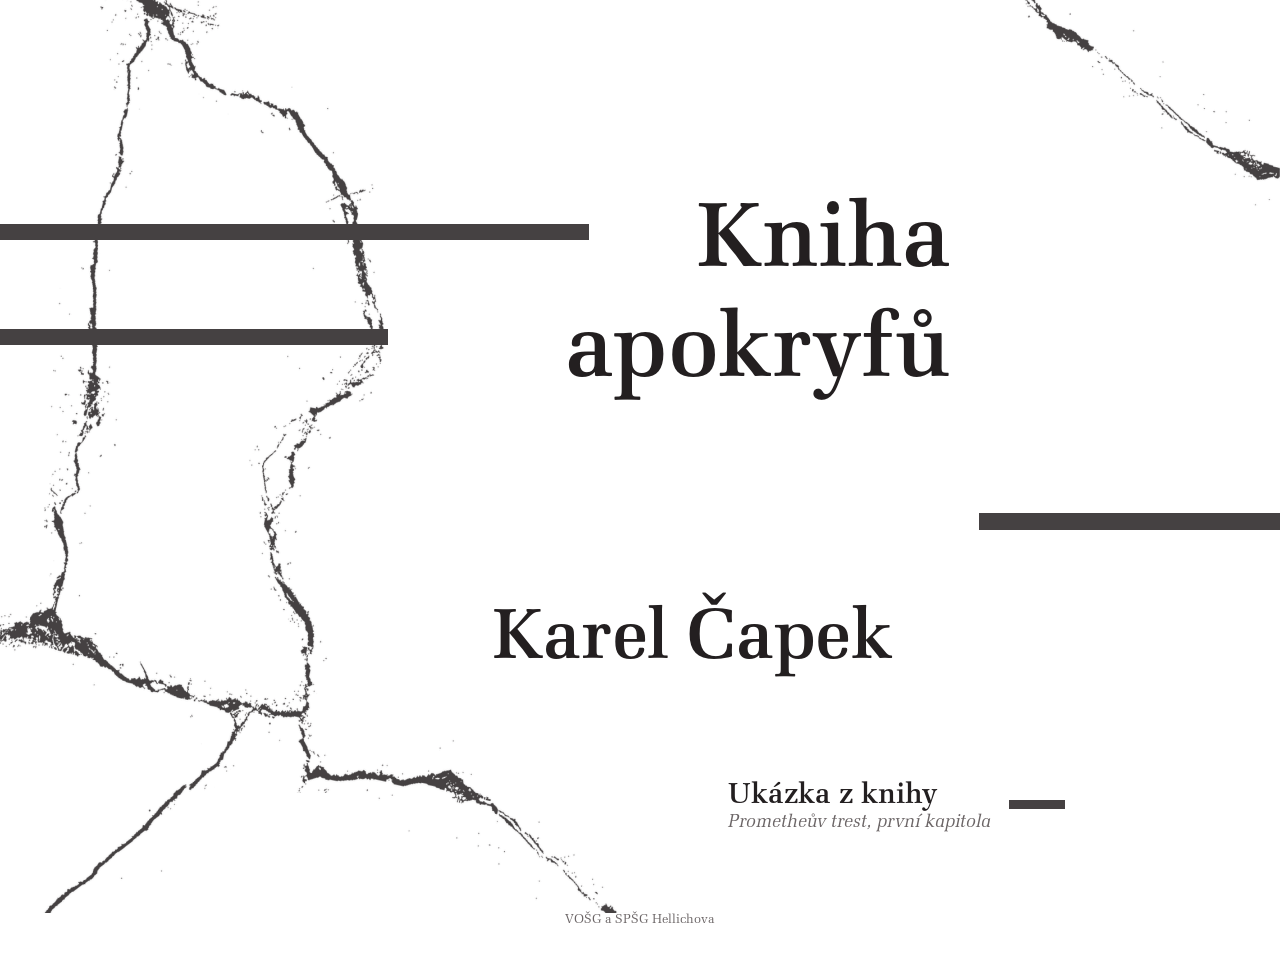
<file: index.html>
<!doctype html>
<html lang="cs">
<head>
<meta charset="utf-8">
<meta name="viewport" content="width=device-width, initial-scale=1, viewport-fit=cover">
<title>Kniha apokryfů</title>
<meta name="description" content="Karel Čapek: Kniha apokryfů. Ukázka knižní sazby.">
<link rel="preload" href="fonts/latino-Medium.woff2" as="font" type="font/woff2" crossorigin>
<link rel="stylesheet" href="style.css">
</head>
<body>
<main class="title">
  <div class="cracks" aria-hidden="true"></div>
  <section class="cover" aria-label="Titul">
    <div class="stage">
      <span class="bar bar-1 from-left" aria-hidden="true"></span>
      <span class="bar bar-2 from-left" aria-hidden="true"></span>
      <span class="bar bar-3" aria-hidden="true"></span>
      <h1><span class="l1">Kniha</span> <span class="l2">apokryfů</span></h1>
      <p class="author">Karel Čapek</p>
    </div>
  </section>

  <nav class="enter" aria-label="Pokračovat">
    <a href="ukazka.html">
      Ukázka z&nbsp;knihy
      <small>Prometheův trest, první kapitola</small>
      <span class="arrow" aria-hidden="true"></span>
    </a>
  </nav>
</main>
<footer class="imprint">VOŠG a SPŠG Hellichova</footer>
</body>
</html>
</file>
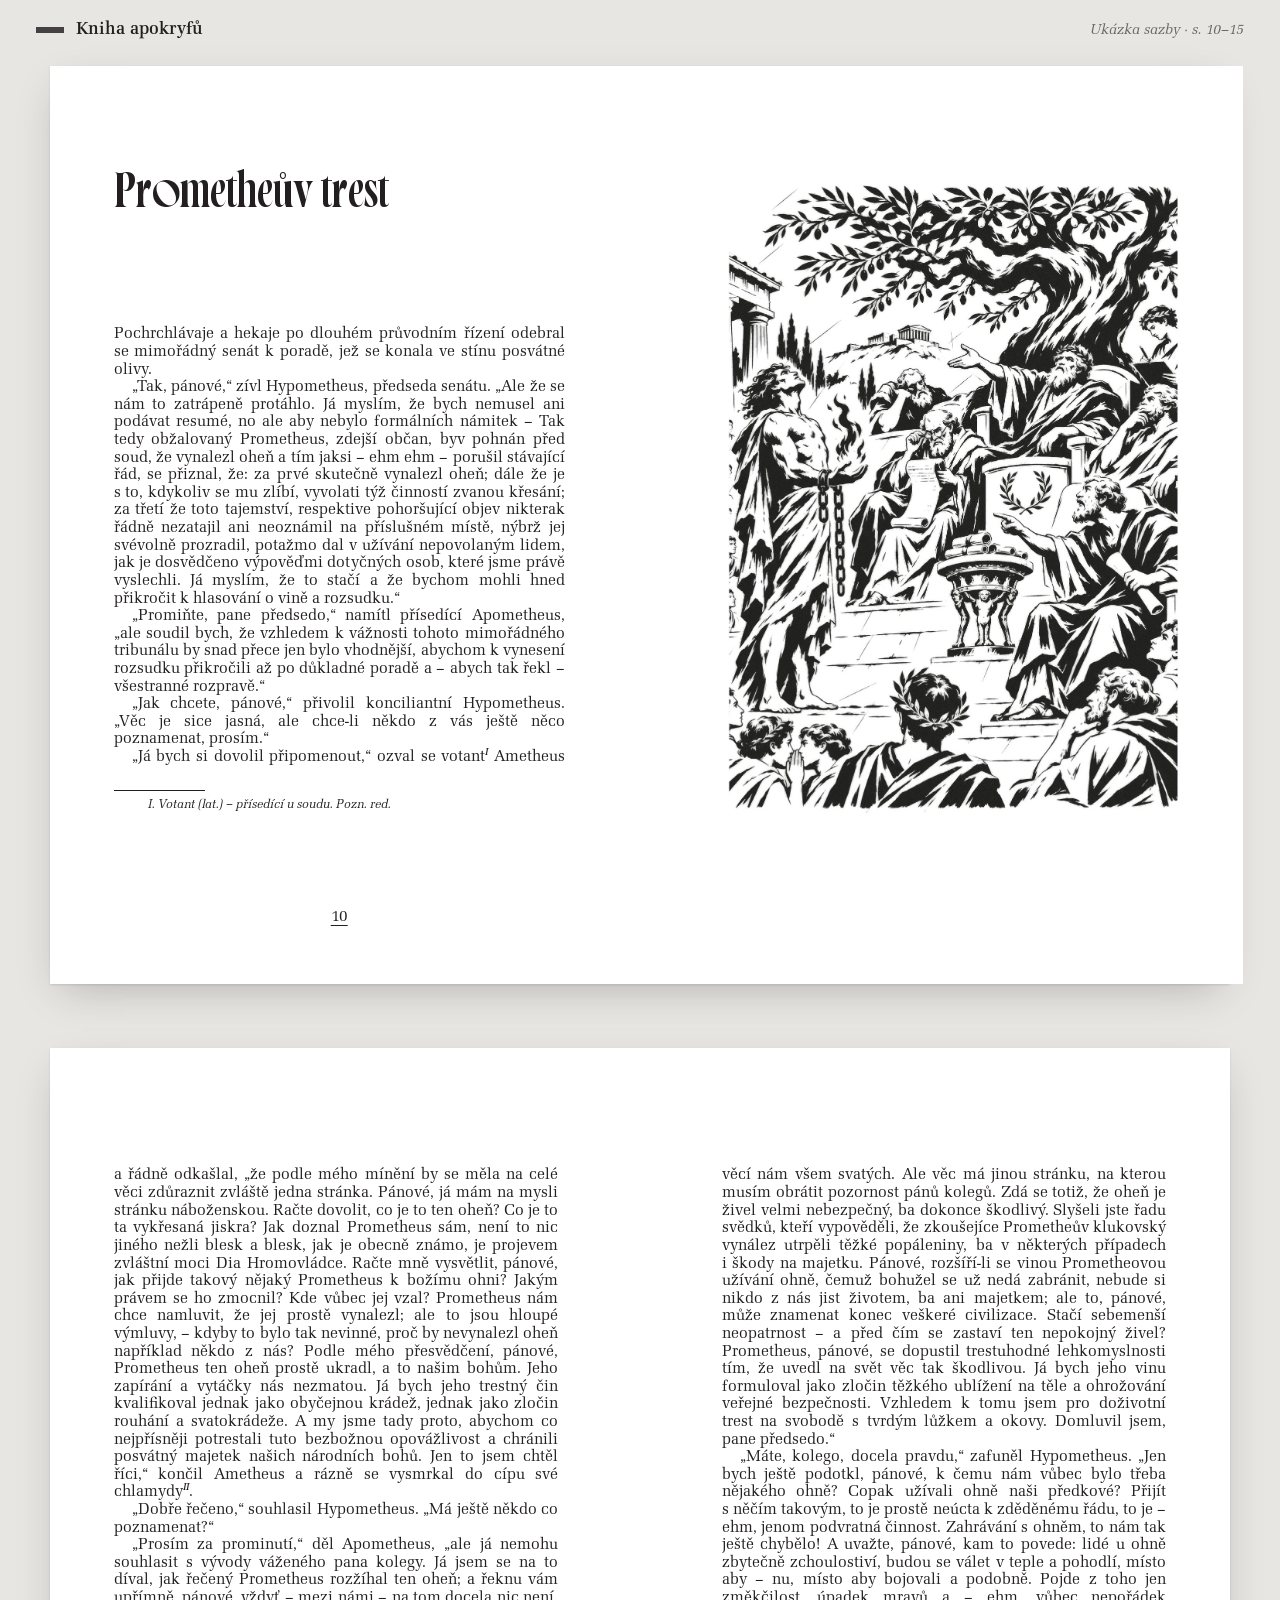
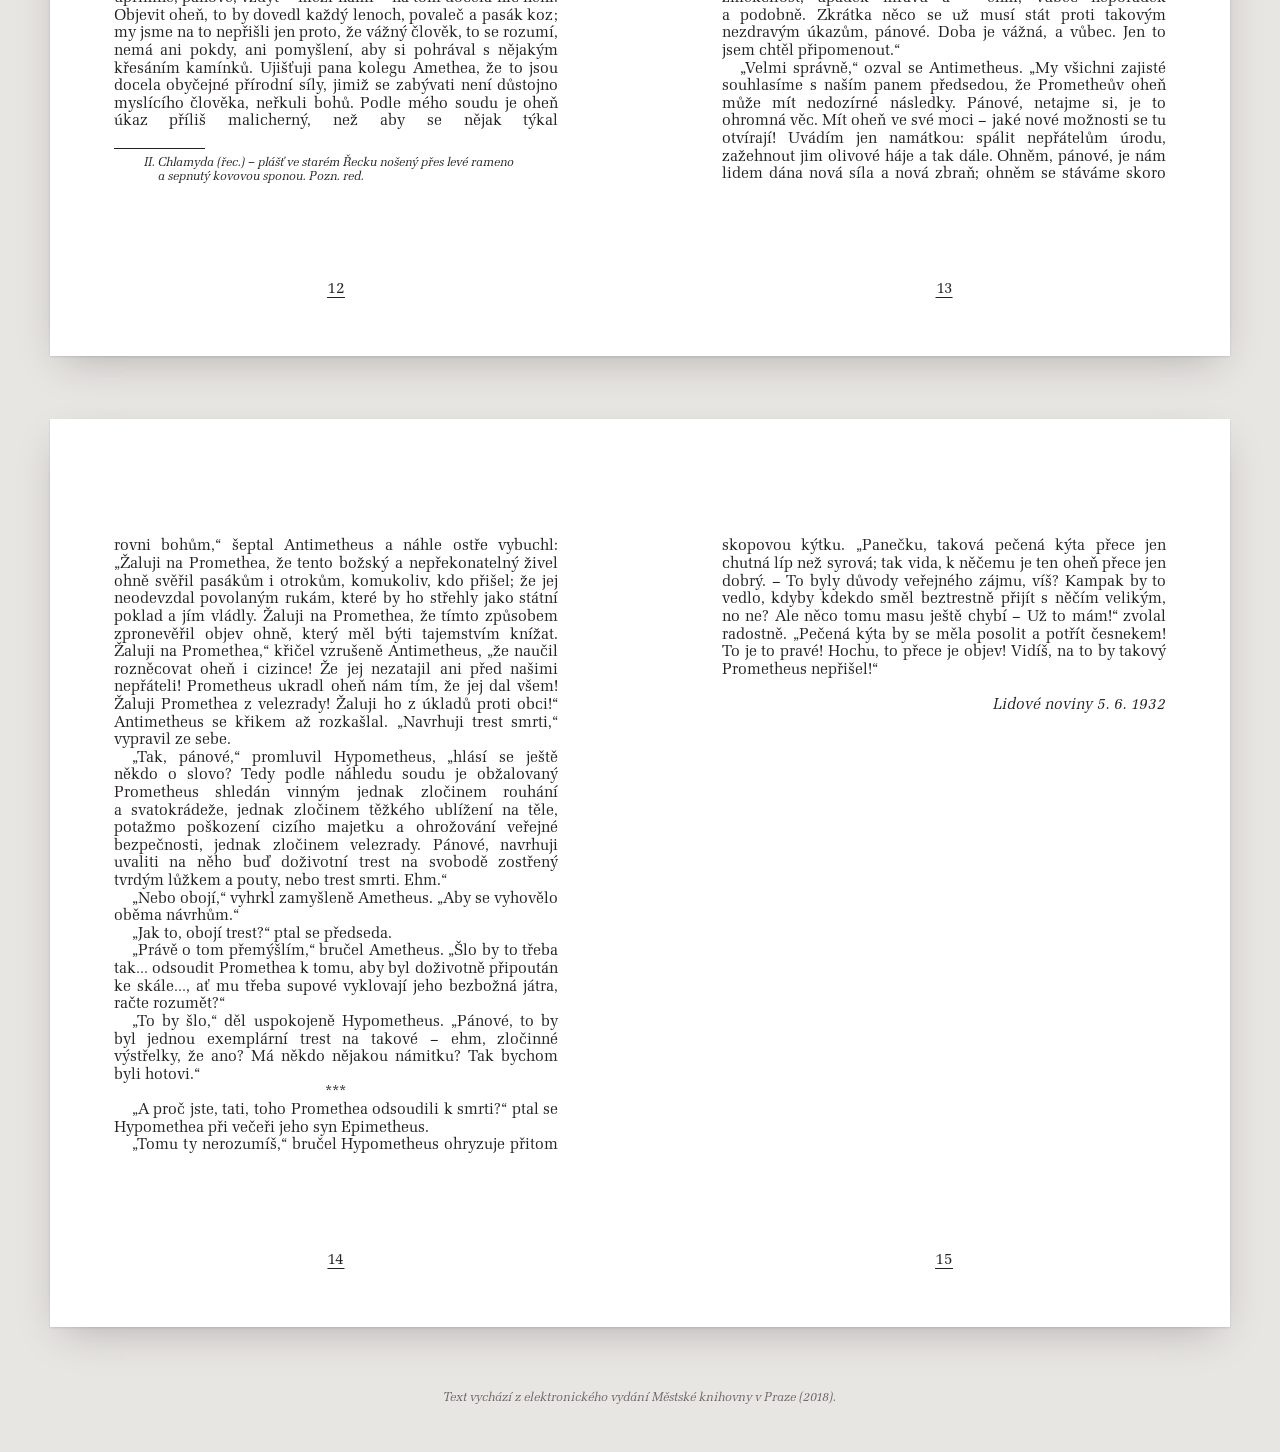
<file: ukazka.html>
<!doctype html>
<html lang="cs">
<head>
<meta charset="utf-8">
<meta name="viewport" content="width=device-width, initial-scale=1, viewport-fit=cover">
<title>Prometheův trest · Kniha apokryfů</title>
<link rel="stylesheet" href="style.css">
</head>
<body class="sample">

<header class="topbar">
  <a href="index.html">Kniha apokryfů</a>
  <span class="where">Ukázka sazby · s. 10–15</span>
</header>

<main class="book">

  <!-- s. 10–11 -->
  <section class="dvojstrana">
    <div class="stranka uvodni">
      <h1>Prometheův trest</h1>
      <p class="prvni">Pochrchlávaje a&nbsp;hekaje po dlouhém průvodním řízení odebral se mimořádný senát k&nbsp;poradě, jež se konala ve stínu posvátné olivy.</p>
      <p>„Tak, pánové,“ zívl Hypometheus, předseda senátu. „Ale že se nám to zatrápeně protáhlo. Já myslím, že bych nemusel ani podávat resumé, no ale aby nebylo formálních námitek – Tak tedy obžalovaný Prometheus, zdejší občan, byv pohnán před soud, že vynalezl oheň a&nbsp;tím jaksi – ehm ehm – porušil stávající řád, se přiznal, že: za prvé skutečně vynalezl oheň; dále že je s&nbsp;to, kdykoliv se mu zlíbí, vyvolati týž činností zvanou křesání; za třetí že toto tajemství, respektive pohoršující objev nikterak řádně nezatajil ani neoznámil na příslušném místě, nýbrž jej svévolně prozradil, potažmo dal v&nbsp;užívání nepovolaným lidem, jak je dosvědčeno výpověďmi dotyčných osob, které jsme právě vyslechli. Já myslím, že to stačí a&nbsp;že bychom mohli hned přikročit k&nbsp;hlasování o&nbsp;vině a&nbsp;rozsudku.“</p>
      <p>„Promiňte, pane předsedo,“ namítl přísedící Apometheus, „ale soudil bych, že vzhledem k&nbsp;vážnosti tohoto mimořádného tribunálu by snad přece jen bylo vhodnější, abychom k&nbsp;vynesení rozsudku přikročili až po důkladné poradě a&nbsp;– abych tak řekl – všestranné rozpravě.“</p>
      <p>„Jak chcete, pánové,“ přivolil konciliantní Hypometheus. „Věc je sice jasná, ale chce-li někdo z&nbsp;vás ještě něco poznamenat, prosím.“</p>
      <p class="pokracuje">„Já bych si dovolil připomenout,“ ozval se votant<sup>I</sup> Ametheus</p>
      <ol class="poznamky"><li><i>Votant (lat.) – přísedící u&nbsp;soudu. Pozn. red.</i></li></ol>
      <span class="folio">10</span>
    </div>
    <div class="stranka">
      <img class="ilustrace" src="img/prometheuv-trest.jpg" alt="Prometheus v okovech před senátem pod posvátnou olivou">
    </div>
  </section>

  <!-- s. 12–13 -->
  <section class="dvojstrana">
    <div class="stranka">
      <p class="pokracovani">a&nbsp;řádně odkašlal, „že podle mého mínění by se měla na celé věci zdůraznit zvláště jedna stránka. Pánové, já mám na mysli stránku náboženskou. Račte dovolit, co je to ten oheň? Co je to ta vykřesaná jiskra? Jak doznal Prometheus sám, není to nic jiného nežli blesk a&nbsp;blesk, jak je obecně známo, je projevem zvláštní moci Dia Hromovládce. Račte mně vysvětlit, pánové, jak přijde takový nějaký Prometheus k&nbsp;božímu ohni? Jakým právem se ho zmocnil? Kde vůbec jej vzal? Prometheus nám chce namluvit, že jej prostě vynalezl; ale to jsou hloupé výmluvy, – kdyby to bylo tak nevinné, proč by nevynalezl oheň například někdo z&nbsp;nás? Podle mého přesvědčení, pánové, Prometheus ten oheň prostě ukradl, a&nbsp;to našim bohům. Jeho zapírání a&nbsp;vytáčky nás nezmatou. Já bych jeho trestný čin kvalifikoval jednak jako obyčejnou krádež, jednak jako zločin rouhání a&nbsp;svatokrádeže. A&nbsp;my jsme tady proto, abychom co nejpřísněji potrestali tuto bezbožnou opovážlivost a&nbsp;chránili posvátný majetek našich národních bohů. Jen to jsem chtěl říci,“ končil Ametheus a&nbsp;rázně se vysmrkal do cípu své chlamydy<sup>II</sup>.</p>
      <p>„Dobře řečeno,“ souhlasil Hypometheus. „Má ještě někdo co poznamenat?“</p>
      <p class="pokracuje">„Prosím za prominutí,“ děl Apometheus, „ale já nemohu souhlasit s&nbsp;vývody váženého pana kolegy. Já jsem se na to díval, jak řečený Prometheus rozžíhal ten oheň; a&nbsp;řeknu vám upřímně, pánové, vždyť – mezi námi – na tom docela nic není. Objevit oheň, to by dovedl každý lenoch, povaleč a&nbsp;pasák koz; my jsme na to nepřišli jen proto, že vážný člověk, to se rozumí, nemá ani pokdy, ani pomyšlení, aby si pohrával s&nbsp;nějakým křesáním kamínků. Ujišťuji pana kolegu Amethea, že to jsou docela obyčejné přírodní síly, jimiž se zabývati není důstojno myslícího člověka, neřkuli bohů. Podle mého soudu je oheň úkaz příliš malicherný, než aby se nějak týkal</p>
      <ol class="poznamky"><li value="2"><i>Chlamyda (řec.) – plášť ve starém Řecku nošený přes levé rameno a&nbsp;sepnutý kovovou sponou. Pozn. red.</i></li></ol>
      <span class="folio">12</span>
    </div>
    <div class="stranka">
      <p class="pokracovani">věcí nám všem svatých. Ale věc má jinou stránku, na kterou musím obrátit pozornost pánů kolegů. Zdá se totiž, že oheň je živel velmi nebezpečný, ba dokonce škodlivý. Slyšeli jste řadu svědků, kteří vypověděli, že zkoušejíce Prometheův klukovský vynález utrpěli těžké popáleniny, ba v&nbsp;některých případech i&nbsp;škody na majetku. Pánové, rozšíří-li se vinou Prometheovou užívání ohně, čemuž bohužel se už nedá zabránit, nebude si nikdo z&nbsp;nás jist životem, ba ani majetkem; ale to, pánové, může znamenat konec veškeré civilizace. Stačí sebemenší neopatrnost – a&nbsp;před čím se zastaví ten nepokojný živel? Prometheus, pánové, se dopustil trestuhodné lehkomyslnosti tím, že uvedl na svět věc tak škodlivou. Já bych jeho vinu formuloval jako zločin těžkého ublížení na těle a&nbsp;ohrožování veřejné bezpečnosti. Vzhledem k&nbsp;tomu jsem pro doživotní trest na svobodě s&nbsp;tvrdým lůžkem a&nbsp;okovy. Domluvil jsem, pane předsedo.“</p>
      <p>„Máte, kolego, docela pravdu,“ zafuněl Hypometheus. „Jen bych ještě podotkl, pánové, k&nbsp;čemu nám vůbec bylo třeba nějakého ohně? Copak užívali ohně naši předkové? Přijít s&nbsp;něčím takovým, to je prostě neúcta k&nbsp;zděděnému řádu, to je – ehm, jenom podvratná činnost. Zahrávání s&nbsp;ohněm, to nám tak ještě chybělo! A&nbsp;uvažte, pánové, kam to povede: lidé u&nbsp;ohně zbytečně zchoulostiví, budou se válet v&nbsp;teple a&nbsp;pohodlí, místo aby – nu, místo aby bojovali a&nbsp;podobně. Pojde z&nbsp;toho jen změkčilost, úpadek mravů a&nbsp;– ehm, vůbec nepořádek a&nbsp;podobně. Zkrátka něco se už musí stát proti takovým nezdravým úkazům, pánové. Doba je vážná, a&nbsp;vůbec. Jen to jsem chtěl připomenout.“</p>
      <p class="pokracuje">„Velmi správně,“ ozval se Antimetheus. „My všichni zajisté souhlasíme s&nbsp;naším panem předsedou, že Prometheův oheň může mít nedozírné následky. Pánové, netajme si, je to ohromná věc. Mít oheň ve své moci – jaké nové možnosti se tu otvírají! Uvádím jen namátkou: spálit nepřátelům úrodu, zažehnout jim olivové háje a&nbsp;tak dále. Ohněm, pánové, je nám lidem dána nová síla a&nbsp;nová zbraň; ohněm se stáváme skoro</p>
      <span class="folio">13</span>
    </div>
  </section>

  <!-- s. 14–15 -->
  <section class="dvojstrana">
    <div class="stranka">
      <p class="pokracovani">rovni bohům,“ šeptal Antimetheus a&nbsp;náhle ostře vybuchl: „Žaluji na Promethea, že tento božský a&nbsp;nepřekonatelný živel ohně svěřil pasákům i&nbsp;otrokům, komukoliv, kdo přišel; že jej neodevzdal povolaným rukám, které by ho střehly jako státní poklad a&nbsp;jím vládly. Žaluji na Promethea, že tímto způsobem zpronevěřil objev ohně, který měl býti tajemstvím knížat. Žaluji na Promethea,“ křičel vzrušeně Antimetheus, „že naučil rozněcovat oheň i&nbsp;cizince! Že jej nezatajil ani před našimi nepřáteli! Prometheus ukradl oheň nám tím, že jej dal všem! Žaluji Promethea z&nbsp;velezrady! Žaluji ho z&nbsp;úkladů proti obci!“ Antimetheus se křikem až rozkašlal. „Navrhuji trest smrti,“ vypravil ze sebe.</p>
      <p>„Tak, pánové,“ promluvil Hypometheus, „hlásí se ještě někdo o&nbsp;slovo? Tedy podle náhledu soudu je obžalovaný Prometheus shledán vinným jednak zločinem rouhání a&nbsp;svatokrádeže, jednak zločinem těžkého ublížení na těle, potažmo poškození cizího majetku a&nbsp;ohrožování veřejné bezpečnosti, jednak zločinem velezrady. Pánové, navrhuji uvaliti na něho buď doživotní trest na svobodě zostřený tvrdým lůžkem a&nbsp;pouty, nebo trest smrti. Ehm.“</p>
      <p>„Nebo obojí,“ vyhrkl zamyšleně Ametheus. „Aby se vyhovělo oběma návrhům.“</p>
      <p>„Jak to, obojí trest?“ ptal se předseda.</p>
      <p>„Právě o&nbsp;tom přemýšlím,“ bručel Ametheus. „Šlo by to třeba tak… odsoudit Promethea k&nbsp;tomu, aby byl doživotně připoután ke skále…, ať mu třeba supové vyklovají jeho bezbožná játra, račte rozumět?“</p>
      <p>„To by šlo,“ děl uspokojeně Hypometheus. „Pánové, to by byl jednou exemplární trest na takové – ehm, zločinné výstřelky, že ano? Má někdo nějakou námitku? Tak bychom byli hotovi.“</p>
      <p class="hvezdicky">***</p>
      <p>„A&nbsp;proč jste, tati, toho Promethea odsoudili k&nbsp;smrti?“ ptal se Hypomethea při večeři jeho syn Epimetheus.</p>
      <p class="pokracuje">„Tomu ty nerozumíš,“ bručel Hypometheus ohryzuje přitom</p>
      <span class="folio">14</span>
    </div>
    <div class="stranka">
      <p class="pokracovani">skopovou kýtku. „Panečku, taková pečená kýta přece jen chutná líp než syrová; tak vida, k&nbsp;něčemu je ten oheň přece jen dobrý. – To byly důvody veřejného zájmu, víš? Kampak by to vedlo, kdyby kdekdo směl beztrestně přijít s&nbsp;něčím velikým, no ne? Ale něco tomu masu ještě chybí – Už to mám!“ zvolal radostně. „Pečená kýta by se měla posolit a&nbsp;potřít česnekem! To je to pravé! Hochu, to přece je objev! Vidíš, na to by takový Prometheus nepřišel!“</p>
      <p class="podpis">Lidové noviny 5.&nbsp;6.&nbsp;1932</p>
      <span class="folio">15</span>
    </div>
  </section>

</main>

<p class="source">Text vychází z&nbsp;elektronického vydání Městské knihovny v&nbsp;Praze (2018).</p>

</body>
</html>
</file>
<file: style.css>
/* Kniha apokryfů — web */

@font-face { font-family: "Latino URW"; src: url("fonts/latino-Regular.woff2") format("woff2");
  font-weight: 400; font-style: normal; font-display: swap; ascent-override: 80%; descent-override: 20%; line-gap-override: 0%; }
@font-face { font-family: "Latino URW"; src: url("fonts/latino-RegularItalic.woff2") format("woff2");
  font-weight: 400; font-style: italic; font-display: swap; ascent-override: 80%; descent-override: 20%; line-gap-override: 0%; }
@font-face { font-family: "Latino URW"; src: url("fonts/latino-Medium.woff2") format("woff2");
  font-weight: 500; font-style: normal; font-display: swap; ascent-override: 80%; descent-override: 20%; line-gap-override: 0%; }
@font-face { font-family: "Latino URW"; src: url("fonts/latino-MediumItalic.woff2") format("woff2");
  font-weight: 500; font-style: italic; font-display: swap; ascent-override: 80%; descent-override: 20%; line-gap-override: 0%; }
@font-face { font-family: "Norman"; src: url("fonts/norman.woff2") format("woff2"); font-display: block; }

:root {
  --ink: #231f20;          /* barva sazby z PDF */
  --crack: #454142;        /* barva prasklin, jak vychází na obrazovce; stejnou mají i pruhy */
  --paper: #ffffff;
  --desk: #e8e6e3;         /* podklad pod dvojstranami */
  --muted: #6b6566;
  --serif: "Latino URW", "Palatino Linotype", Palatino, "Book Antiqua", Georgia, serif;
  --display: "Norman", "Latino URW", Georgia, serif;
  color-scheme: light;
}

* { box-sizing: border-box; }
body {
  margin: 0;
  background: var(--paper);
  color: var(--ink);
  font-family: var(--serif);
  font-size: 17px;
  overflow-x: hidden;
}
a { color: inherit; }
a:focus-visible { outline: 2px solid var(--ink); outline-offset: 4px; }

/* ---------------------------------------------------------------- TITUL */

/* praskliny přes celou plochu titulu, od okraje po okraj */
.title { position: relative; overflow: hidden; }
.cracks {
  position: absolute; inset: 0;
  background: url("img/praskliny.png") left top / cover no-repeat;   /* bez deformace, jen zvětšení */
  pointer-events: none;
}
.cover {
  position: relative;
  overflow: hidden;
  padding-block: clamp(24px, 6vh, 72px) 0;
}
.stage {
  --u: calc(100cqw / 746.079);   /* 1u = 1 bod obálky */
  container-type: inline-size;
  position: relative;
  width: min(100%, 1400px, calc((100svh - 230px) * 746.079 / 566.929));
  min-width: min(100%, 520px);
  aspect-ratio: 746.079 / 566.929;
  max-width: 100%;
  margin-inline: auto;
}
.bar {
  position: absolute;
  height: calc(14 * var(--u));
  background: var(--crack);
}
/* pruhy vycházejí od okraje okna a končí dál od středu */
.bar.from-left { left: -100vw; }
.bar-1 { top: calc(143.5 * var(--u)); width: calc(100vw + 330 * var(--u)); }
.bar-2 { top: calc(232.5 * var(--u)); width: calc(100vw + 160 * var(--u)); }
.bar-3 { top: calc(388.5 * var(--u)); left: calc(660 * var(--u)); width: calc(100vw + 90 * var(--u)); }

.cover h1, .cover .author {
  position: absolute;
  margin: 0;
  font-weight: 500;
  line-height: 1;
  white-space: nowrap;
  letter-spacing: -0.005em;
  text-shadow: 0 0 2px var(--paper), 0 0 6px var(--paper);   /* text zůstane čitelný i přes prasklinu */
}
.cover h1 { inset: 0; font-size: calc(80 * var(--u)); }
.cover h1 span { position: absolute; margin-top: -0.8em; right: max(16px, calc(110 * var(--u))); }
.cover h1 .l1 { top: calc(180 * var(--u)); }
.cover h1 .l2 { top: calc(273 * var(--u)); }
.cover .author { font-size: calc(62 * var(--u)); right: calc(160 * var(--u)); top: calc(512 * var(--u)); margin-top: -0.8em; }

.enter {
  position: relative;
  display: flex;
  justify-content: flex-end;
  padding-block: clamp(28px, 5vh, 56px) clamp(40px, 8vh, 96px);
  padding-left: max(16px, env(safe-area-inset-left, 0px));
  padding-right: max(16px, env(safe-area-inset-right, 0px));
  width: min(100%, 1400px, calc((100svh - 230px) * 746.079 / 566.929));
  min-width: min(100%, 520px);
  max-width: 100%;
  margin-inline: auto;
}
.enter a {
  display: inline-grid;
  grid-template-columns: auto auto;
  align-items: center;
  column-gap: 18px;
  text-decoration: none;
  font-weight: 500;
  font-size: clamp(20px, 2.4vw, 30px);
  line-height: 1.15;
  background: var(--paper);
  padding: 8px 0 8px 12px;
}
.enter small {
  grid-column: 1;
  font-size: .62em;
  font-weight: 400;
  font-style: italic;
  color: var(--muted);
}
.enter .arrow {
  grid-column: 2; grid-row: 1 / span 2;
  display: block;
  width: 56px; height: 9px;
  background: var(--crack);
  transition: width .25s ease;
}
.enter a:hover .arrow, .enter a:focus-visible .arrow { width: 96px; }

.imprint {
  padding-block: 0 32px;
  padding-left: max(16px, env(safe-area-inset-left, 0px));
  padding-right: max(16px, env(safe-area-inset-right, 0px));
  text-align: center;
  font-size: 13px;
  color: var(--muted);
}

/* ---------------------------------------------------------------- UKÁZKA */

body.sample { background: var(--desk); }

.topbar {
  display: flex;
  flex-wrap: wrap;
  justify-content: space-between;
  align-items: baseline;
  gap: 8px 24px;
  padding-block: 20px;
  padding-left: max(16px, env(safe-area-inset-left, 0px));
  padding-right: max(16px, env(safe-area-inset-right, 0px));
  max-width: 1240px;
  margin-inline: auto;
}
.topbar a { text-decoration: none; font-weight: 500; font-size: 18px; }
.topbar a::before {
  content: ""; display: inline-block; width: 28px; height: 6px; background: var(--crack);
  vertical-align: middle; margin-right: 12px; transition: width .2s ease;
}
.topbar a:hover::before { width: 40px; }
.topbar .where { font-style: italic; color: var(--muted); font-size: 15px; }

.book {
  display: grid;
  gap: clamp(32px, 5vw, 64px);
  padding-block: 8px 64px;
  padding-left: max(16px, env(safe-area-inset-left, 0px));
  padding-right: max(16px, env(safe-area-inset-right, 0px));
}

/* ---- sazba: dvojstrana ze dvou stránek 130 × 200 mm ---- */

.dvojstrana {
  container-type: inline-size;
  --s: 50cqw;                    /* šířka jedné stránky */
  display: grid;
  grid-template-columns: 1fr 1fr;
  width: min(100%, 1180px);
  margin: 0 auto;
  box-shadow: 0 1px 2px rgba(35,31,32,.12), 0 14px 40px -12px rgba(35,31,32,.28);
}

.stranka {
  display: flex;
  flex-direction: column;
  aspect-ratio: 130 / 200;
  background: var(--paper);
  font-size: calc(var(--s) / 36.85);       /* 10 b. písma na stránce šířky 368,5 b. */
  padding: 7.4em 5.1em 3.7em 3.97em;       /* okraje ze sazby: horní, vnitřní, dolní, vnější */
}
.stranka:nth-child(2) { padding-left: 5.1em; padding-right: 3.97em; }
.stranka.uvodni { padding-top: 6.2em; }

.stranka h1 {
  font-family: var(--display);
  font-weight: 400;
  font-size: 2.5em;            /* 25 b. */
  line-height: 1;
  margin: 0 0 3em;
}
.stranka p {
  margin: 0;
  line-height: 1.1;            /* 10/11 b. */
  text-indent: 1.13em;
  text-align: justify;
  hyphens: auto;
}
.stranka p.prvni,
.stranka p.pokracovani { text-indent: 0; }
.stranka p.pokracuje { text-align-last: justify; }   /* odstavec pokračuje na další stránce */
.stranka p.hvezdicky { text-indent: 0; text-align: center; }
.stranka p.podpis { text-align: right; font-style: italic; margin-top: 1.1em; }
.stranka sup { font-size: .6em; font-style: italic; font-weight: 500; line-height: 0; }

.poznamky { margin: auto 0 0; padding: .5em 0 0 3.5em; list-style: upper-roman; font-size: .8em; font-style: italic; line-height: 1.1; }
.poznamky::before { content: ""; display: block; width: 7.1em; margin: 0 0 .6em -3.5em; border-top: 1px solid var(--ink); }

.folio { margin: auto auto 0; text-decoration: underline; text-underline-offset: .25em; }
.poznamky + .folio { margin-top: 6em; }

.ilustrace { display: block; width: 100%; margin-top: -.3em; }

.source {
  max-width: 1180px;
  margin: 0 auto;
  padding-block: 0 48px;
  padding-left: max(16px, env(safe-area-inset-left, 0px));
  padding-right: max(16px, env(safe-area-inset-right, 0px));
  font-size: 13px;
  font-style: italic;
  color: var(--muted);
  text-align: center;
}

/* užší okno: stránky pod sebou */
@media (max-width: 900px) {
  .dvojstrana { --s: 100cqw; grid-template-columns: 1fr; width: min(100%, 560px); gap: 24px; box-shadow: none; }
  .stranka { box-shadow: 0 1px 2px rgba(35,31,32,.12), 0 14px 40px -12px rgba(35,31,32,.28); }
  .stranka:nth-child(2) { padding-left: 3.97em; padding-right: 5.1em; }
}
/* telefon: čitelná velikost písma, stránka se protáhne podle textu */
@media (max-width: 600px) {
  .stranka, .stranka:nth-child(2) { font-size: 16px; aspect-ratio: auto; padding: 2.5em 1.2em 1.5em; }
  .stranka p.pokracuje { text-align-last: auto; }
  .topbar .where { display: none; }
}

@media (prefers-reduced-motion: reduce) {
  .enter .arrow, .topbar a::before { transition: none; }
}
</file>
